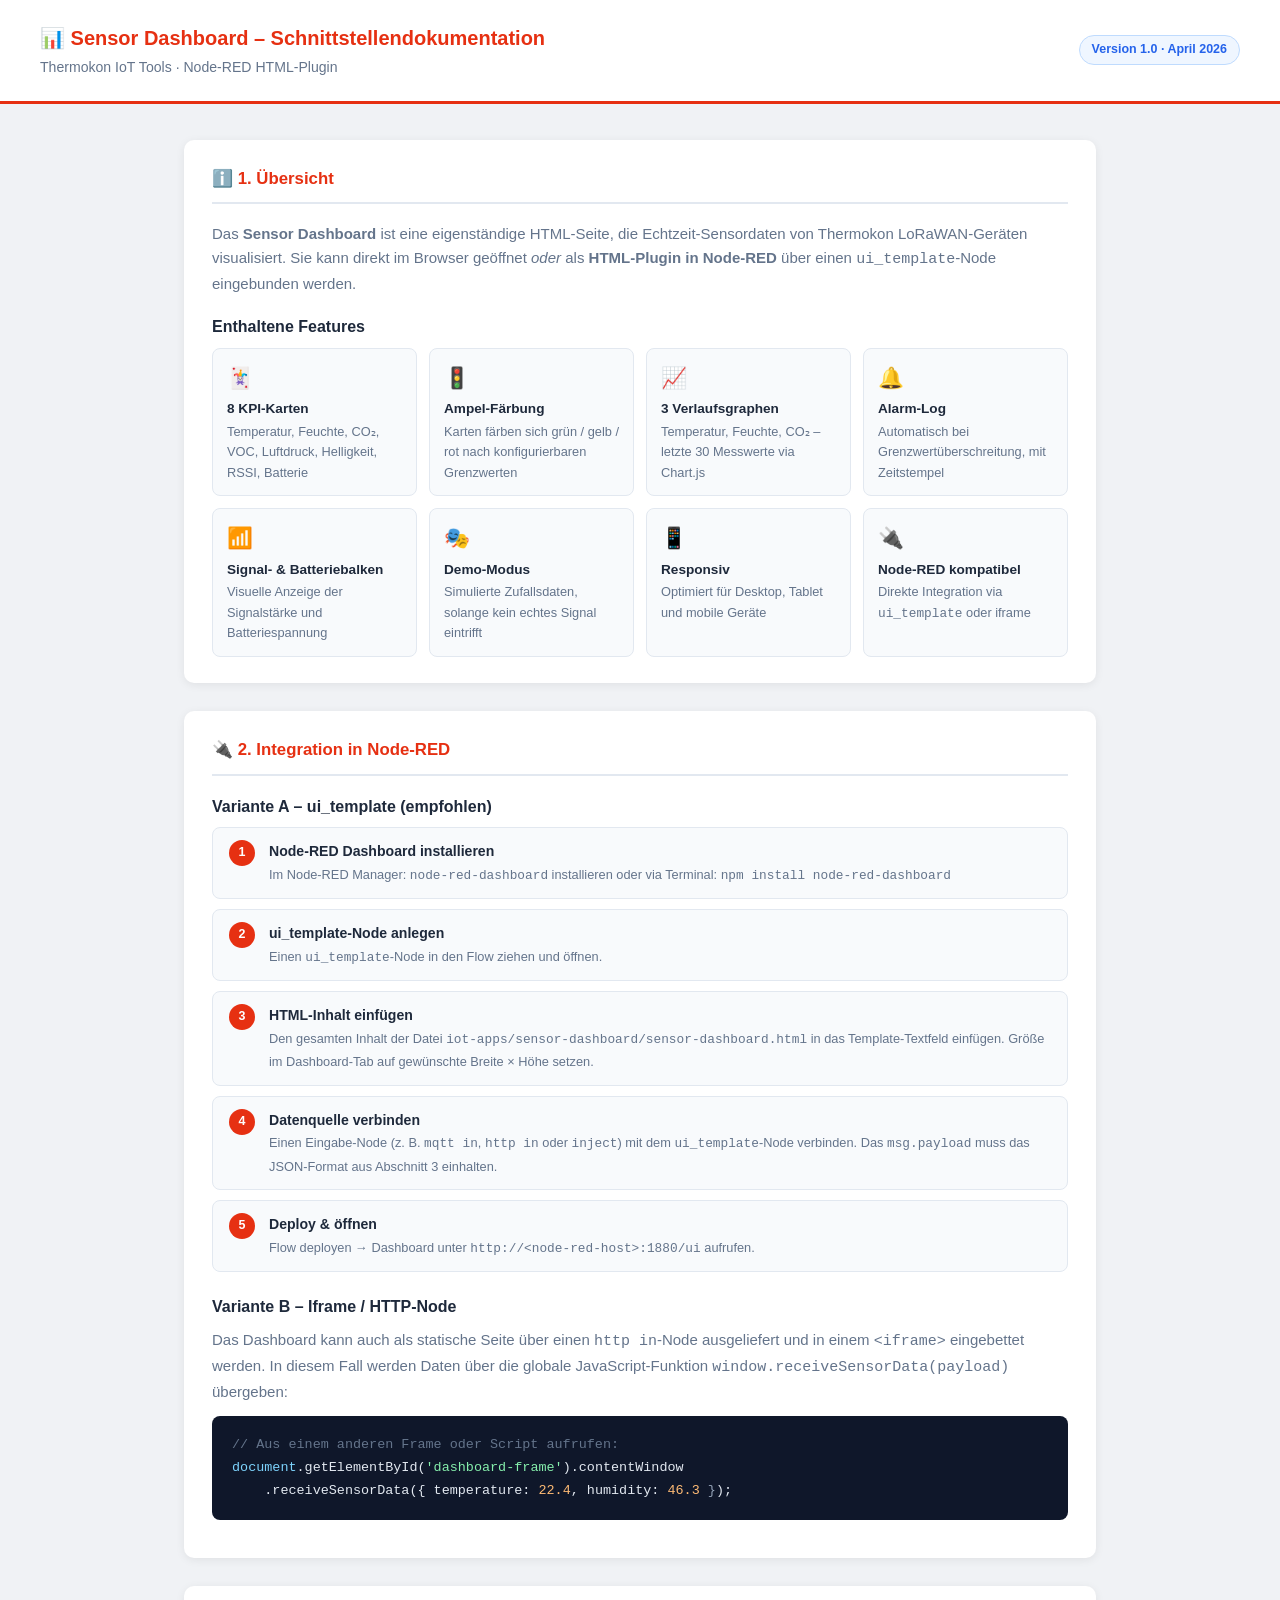
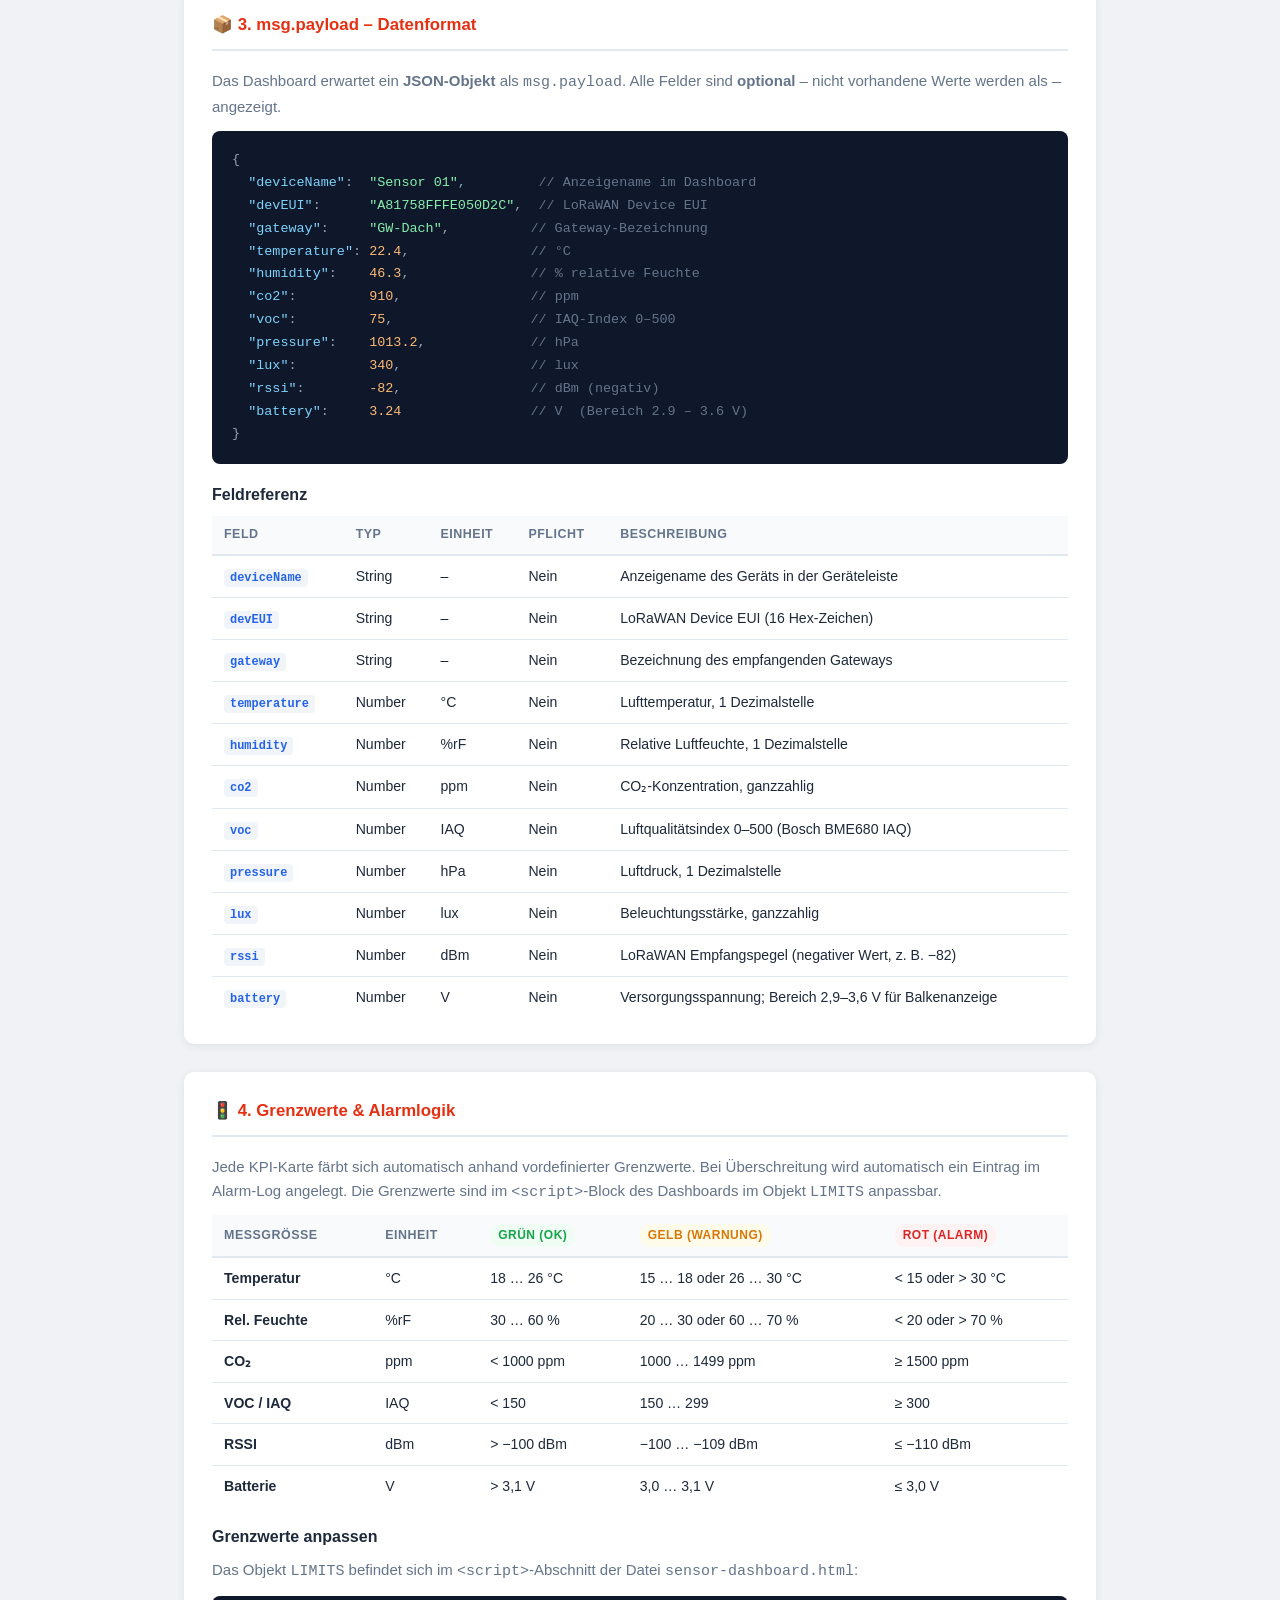
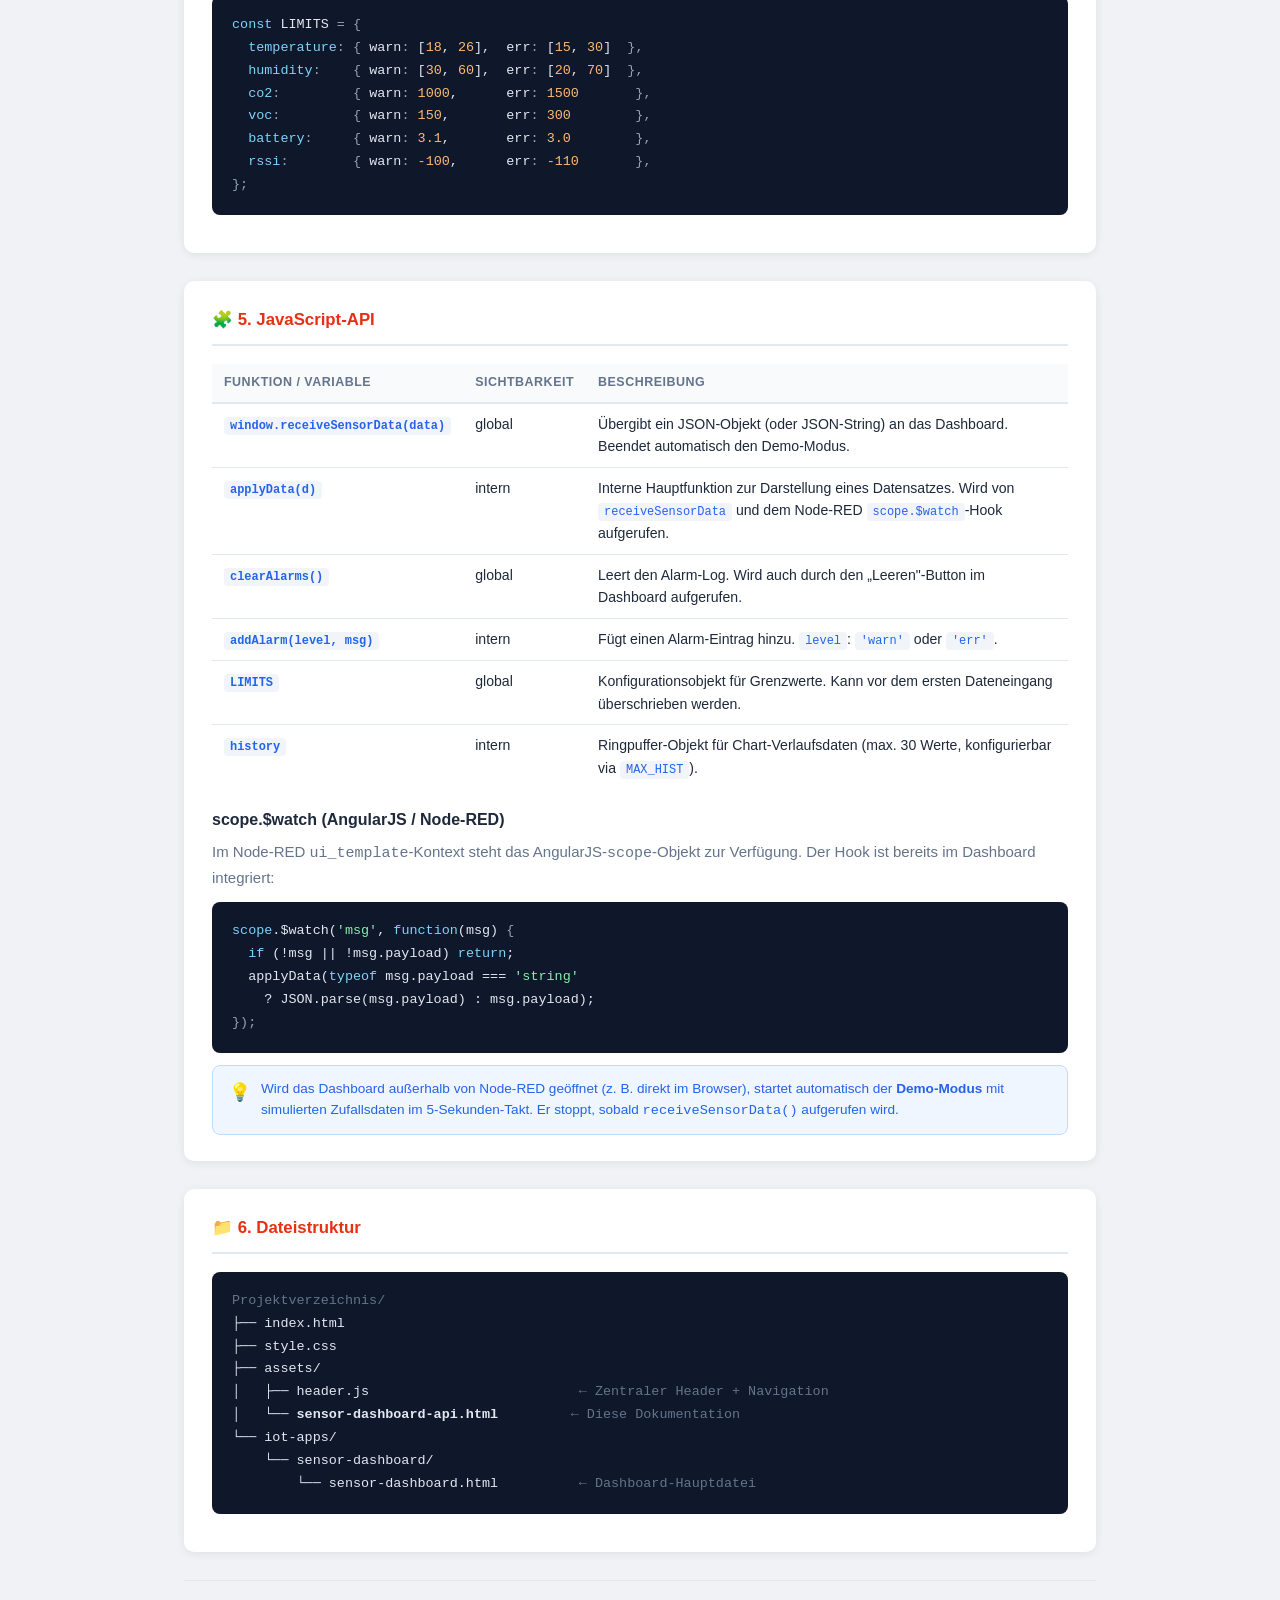
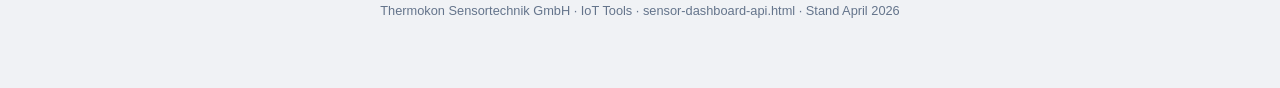
<file: assets/sensor-dashboard-api.html>
<!DOCTYPE html>
<html lang="de">
<head>
    <meta charset="UTF-8">
    <meta name="viewport" content="width=device-width, initial-scale=1.0">
    <title>Sensor Dashboard – Schnittstellendokumentation</title>
    <style>
        *, *::before, *::after { box-sizing: border-box; margin: 0; padding: 0; }

        :root {
            --primary:   #e63012;
            --accent:    #2563eb;
            --ok:        #16a34a;
            --warn:      #d97706;
            --err:       #dc2626;
            --text:      #1e293b;
            --muted:     #64748b;
            --border:    #e2e8f0;
            --bg:        #f0f2f5;
            --card:      #ffffff;
            --radius:    10px;
        }

        body {
            font-family: 'Segoe UI', Arial, sans-serif;
            background: var(--bg);
            color: var(--text);
            font-size: 15px;
            line-height: 1.6;
        }

        /* ── Header ── */
        .page-header {
            background: var(--card);
            border-bottom: 3px solid var(--primary);
            padding: 22px 40px;
            display: flex;
            align-items: center;
            gap: 18px;
        }
        .page-header .brand { font-size: 1.25rem; font-weight: 700; color: var(--primary); }
        .page-header .sub   { font-size: .88rem; color: var(--muted); margin-top: 2px; }
        .page-header .badge {
            margin-left: auto;
            background: #eff6ff;
            color: var(--accent);
            font-size: .78rem;
            font-weight: 600;
            padding: 4px 12px;
            border-radius: 20px;
            border: 1px solid #bfdbfe;
        }

        /* ── Layout ── */
        .content {
            max-width: 960px;
            margin: 36px auto;
            padding: 0 24px 60px;
            display: flex;
            flex-direction: column;
            gap: 28px;
        }

        /* ── Sektionen ── */
        .section {
            background: var(--card);
            border-radius: var(--radius);
            padding: 26px 28px;
            box-shadow: 0 2px 10px rgba(0,0,0,.07);
        }
        .section-title {
            font-size: 1.05rem;
            font-weight: 700;
            color: var(--primary);
            border-bottom: 2px solid var(--border);
            padding-bottom: 10px;
            margin-bottom: 18px;
            display: flex;
            align-items: center;
            gap: 8px;
        }

        h2 { font-size: 1rem; font-weight: 700; margin: 18px 0 8px; color: var(--text); }
        h2:first-child { margin-top: 0; }
        p { color: var(--muted); margin-bottom: 10px; }
        p:last-child { margin-bottom: 0; }

        /* ── Tabelle ── */
        table {
            width: 100%;
            border-collapse: collapse;
            font-size: .88rem;
        }
        thead th {
            background: #f8fafc;
            text-align: left;
            padding: 9px 12px;
            font-size: .78rem;
            font-weight: 700;
            text-transform: uppercase;
            letter-spacing: .5px;
            color: var(--muted);
            border-bottom: 2px solid var(--border);
        }
        tbody tr { border-bottom: 1px solid var(--border); }
        tbody tr:last-child { border-bottom: none; }
        tbody tr:hover { background: #f8fafc; }
        td { padding: 9px 12px; vertical-align: top; }
        td:first-child { font-weight: 600; color: var(--text); white-space: nowrap; }
        td code {
            font-family: 'Consolas', 'Cascadia Code', monospace;
            background: #f1f5f9;
            padding: 2px 6px;
            border-radius: 4px;
            font-size: .85em;
            color: var(--accent);
        }

        /* ── Feature-Tags ── */
        .feat-grid {
            display: grid;
            grid-template-columns: repeat(auto-fill, minmax(200px, 1fr));
            gap: 12px;
            margin-top: 4px;
        }
        .feat-item {
            background: #f8fafc;
            border: 1px solid var(--border);
            border-radius: 8px;
            padding: 12px 14px;
            font-size: .85rem;
        }
        .feat-item .fi-icon { font-size: 1.3rem; margin-bottom: 4px; display: block; }
        .feat-item .fi-title { font-weight: 700; color: var(--text); }
        .feat-item .fi-desc  { color: var(--muted); font-size: .8rem; margin-top: 2px; }

        /* ── Code-Block ── */
        pre {
            background: #0f172a;
            color: #e2e8f0;
            border-radius: 8px;
            padding: 18px 20px;
            overflow-x: auto;
            font-family: 'Consolas', 'Cascadia Code', monospace;
            font-size: .84rem;
            line-height: 1.7;
            margin: 12px 0;
        }
        pre .cm  { color: #64748b; }          /* Kommentar */
        pre .kw  { color: #7dd3fc; }          /* Keyword / Schlüssel */
        pre .str { color: #86efac; }          /* String */
        pre .num { color: #fdba74; }          /* Zahl */
        pre .pun { color: #94a3b8; }          /* Satzzeichen */

        /* ── Schritte ── */
        .steps { counter-reset: step; display: flex; flex-direction: column; gap: 10px; margin-top: 6px; }
        .step {
            display: flex; gap: 14px; align-items: flex-start;
            background: #f8fafc; border-radius: 8px; padding: 12px 16px;
            border: 1px solid var(--border);
        }
        .step::before {
            counter-increment: step;
            content: counter(step);
            min-width: 26px; height: 26px;
            border-radius: 50%;
            background: var(--primary);
            color: white;
            display: flex; align-items: center; justify-content: center;
            font-size: .78rem; font-weight: 700;
            flex-shrink: 0;
        }
        .step-body { font-size: .88rem; color: var(--text); }
        .step-body strong { color: var(--text); }
        .step-body .muted { color: var(--muted); font-size: .8rem; }

        /* ── Grenzwert-Ampel ── */
        .chip {
            display: inline-block;
            font-size: .75rem;
            padding: 2px 8px;
            border-radius: 10px;
            font-weight: 600;
        }
        .chip.ok   { background: #f0fdf4; color: var(--ok); }
        .chip.warn { background: #fffbeb; color: var(--warn); }
        .chip.err  { background: #fef2f2; color: var(--err); }

        /* ── Hinweis-Box ── */
        .info-box {
            background: #eff6ff;
            border: 1px solid #bfdbfe;
            border-radius: 8px;
            padding: 12px 16px;
            font-size: .85rem;
            color: var(--accent);
            display: flex;
            gap: 10px;
            align-items: flex-start;
        }
        .info-box .ib-icon { flex-shrink: 0; font-size: 1.1rem; }

        /* ── Footer ── */
        .doc-footer {
            text-align: center;
            color: var(--muted);
            font-size: .8rem;
            padding: 20px 0 0;
            border-top: 1px solid var(--border);
        }

        @media (max-width: 600px) {
            .page-header { padding: 16px 18px; }
            .content { padding: 0 12px 40px; margin-top: 20px; }
            .section { padding: 18px 16px; }
            .feat-grid { grid-template-columns: 1fr 1fr; }
        }
    </style>
</head>
<body>

<!-- ===== HEADER ===== -->
<header class="page-header">
    <div>
        <div class="brand">📊 Sensor Dashboard – Schnittstellendokumentation</div>
        <div class="sub">Thermokon IoT Tools · Node-RED HTML-Plugin</div>
    </div>
    <div class="badge">Version 1.0 · April 2026</div>
</header>

<!-- ===== CONTENT ===== -->
<main class="content">

    <!-- ── 1. Übersicht ── -->
    <section class="section">
        <div class="section-title">ℹ️ 1. Übersicht</div>
        <p>
            Das <strong>Sensor Dashboard</strong> ist eine eigenständige HTML-Seite, die Echtzeit-Sensordaten
            von Thermokon LoRaWAN-Geräten visualisiert. Sie kann direkt im Browser geöffnet
            <em>oder</em> als <strong>HTML-Plugin in Node-RED</strong> über einen
            <code>ui_template</code>-Node eingebunden werden.
        </p>

        <h2>Enthaltene Features</h2>
        <div class="feat-grid">
            <div class="feat-item">
                <span class="fi-icon">🃏</span>
                <div class="fi-title">8 KPI-Karten</div>
                <div class="fi-desc">Temperatur, Feuchte, CO₂, VOC, Luftdruck, Helligkeit, RSSI, Batterie</div>
            </div>
            <div class="feat-item">
                <span class="fi-icon">🚦</span>
                <div class="fi-title">Ampel-Färbung</div>
                <div class="fi-desc">Karten färben sich grün / gelb / rot nach konfigurierbaren Grenzwerten</div>
            </div>
            <div class="feat-item">
                <span class="fi-icon">📈</span>
                <div class="fi-title">3 Verlaufsgraphen</div>
                <div class="fi-desc">Temperatur, Feuchte, CO₂ – letzte 30 Messwerte via Chart.js</div>
            </div>
            <div class="feat-item">
                <span class="fi-icon">🔔</span>
                <div class="fi-title">Alarm-Log</div>
                <div class="fi-desc">Automatisch bei Grenzwertüberschreitung, mit Zeitstempel</div>
            </div>
            <div class="feat-item">
                <span class="fi-icon">📶</span>
                <div class="fi-title">Signal- & Batteriebalken</div>
                <div class="fi-desc">Visuelle Anzeige der Signalstärke und Batteriespannung</div>
            </div>
            <div class="feat-item">
                <span class="fi-icon">🎭</span>
                <div class="fi-title">Demo-Modus</div>
                <div class="fi-desc">Simulierte Zufallsdaten, solange kein echtes Signal eintrifft</div>
            </div>
            <div class="feat-item">
                <span class="fi-icon">📱</span>
                <div class="fi-title">Responsiv</div>
                <div class="fi-desc">Optimiert für Desktop, Tablet und mobile Geräte</div>
            </div>
            <div class="feat-item">
                <span class="fi-icon">🔌</span>
                <div class="fi-title">Node-RED kompatibel</div>
                <div class="fi-desc">Direkte Integration via <code>ui_template</code> oder iframe</div>
            </div>
        </div>
    </section>

    <!-- ── 2. Node-RED Integration ── -->
    <section class="section">
        <div class="section-title">🔌 2. Integration in Node-RED</div>

        <h2>Variante A – ui_template (empfohlen)</h2>
        <div class="steps">
            <div class="step">
                <div class="step-body">
                    <strong>Node-RED Dashboard installieren</strong><br>
                    <span class="muted">Im Node-RED Manager: <code>node-red-dashboard</code> installieren
                    oder via Terminal: <code>npm install node-red-dashboard</code></span>
                </div>
            </div>
            <div class="step">
                <div class="step-body">
                    <strong>ui_template-Node anlegen</strong><br>
                    <span class="muted">Einen <code>ui_template</code>-Node in den Flow ziehen und öffnen.</span>
                </div>
            </div>
            <div class="step">
                <div class="step-body">
                    <strong>HTML-Inhalt einfügen</strong><br>
                    <span class="muted">Den gesamten Inhalt der Datei
                    <code>iot-apps/sensor-dashboard/sensor-dashboard.html</code> in das Template-Textfeld
                    einfügen. Größe im Dashboard-Tab auf gewünschte Breite × Höhe setzen.</span>
                </div>
            </div>
            <div class="step">
                <div class="step-body">
                    <strong>Datenquelle verbinden</strong><br>
                    <span class="muted">Einen Eingabe-Node (z. B. <code>mqtt in</code>, <code>http in</code>
                    oder <code>inject</code>) mit dem <code>ui_template</code>-Node verbinden.
                    Das <code>msg.payload</code> muss das JSON-Format aus Abschnitt 3 einhalten.</span>
                </div>
            </div>
            <div class="step">
                <div class="step-body">
                    <strong>Deploy & öffnen</strong><br>
                    <span class="muted">Flow deployen → Dashboard unter
                    <code>http://&lt;node-red-host&gt;:1880/ui</code> aufrufen.</span>
                </div>
            </div>
        </div>

        <h2 style="margin-top:22px">Variante B – Iframe / HTTP-Node</h2>
        <p>
            Das Dashboard kann auch als statische Seite über einen <code>http in</code>-Node
            ausgeliefert und in einem <code>&lt;iframe&gt;</code> eingebettet werden.
            In diesem Fall werden Daten über die globale JavaScript-Funktion
            <code>window.receiveSensorData(payload)</code> übergeben:
        </p>
        <pre><span class="cm">// Aus einem anderen Frame oder Script aufrufen:</span>
<span class="kw">document</span>.getElementById(<span class="str">'dashboard-frame'</span>).contentWindow
    .receiveSensorData({ temperature: <span class="num">22.4</span>, humidity: <span class="num">46.3</span> <span class="pun">}</span>);</pre>
    </section>

    <!-- ── 3. Payload-Format ── -->
    <section class="section">
        <div class="section-title">📦 3. msg.payload – Datenformat</div>

        <p>Das Dashboard erwartet ein <strong>JSON-Objekt</strong> als <code>msg.payload</code>.
        Alle Felder sind <strong>optional</strong> – nicht vorhandene Werte werden als <code>—</code> angezeigt.</p>

        <pre><span class="pun">{</span>
  <span class="kw">"deviceName"</span><span class="pun">:</span>  <span class="str">"Sensor 01"</span><span class="pun">,</span>         <span class="cm">// Anzeigename im Dashboard</span>
  <span class="kw">"devEUI"</span><span class="pun">:</span>      <span class="str">"A81758FFFE050D2C"</span><span class="pun">,</span>  <span class="cm">// LoRaWAN Device EUI</span>
  <span class="kw">"gateway"</span><span class="pun">:</span>     <span class="str">"GW-Dach"</span><span class="pun">,</span>          <span class="cm">// Gateway-Bezeichnung</span>
  <span class="kw">"temperature"</span><span class="pun">:</span> <span class="num">22.4</span><span class="pun">,</span>               <span class="cm">// °C</span>
  <span class="kw">"humidity"</span><span class="pun">:</span>    <span class="num">46.3</span><span class="pun">,</span>               <span class="cm">// % relative Feuchte</span>
  <span class="kw">"co2"</span><span class="pun">:</span>         <span class="num">910</span><span class="pun">,</span>                <span class="cm">// ppm</span>
  <span class="kw">"voc"</span><span class="pun">:</span>         <span class="num">75</span><span class="pun">,</span>                 <span class="cm">// IAQ-Index 0–500</span>
  <span class="kw">"pressure"</span><span class="pun">:</span>    <span class="num">1013.2</span><span class="pun">,</span>             <span class="cm">// hPa</span>
  <span class="kw">"lux"</span><span class="pun">:</span>         <span class="num">340</span><span class="pun">,</span>                <span class="cm">// lux</span>
  <span class="kw">"rssi"</span><span class="pun">:</span>        <span class="num">-82</span><span class="pun">,</span>                <span class="cm">// dBm (negativ)</span>
  <span class="kw">"battery"</span><span class="pun">:</span>     <span class="num">3.24</span>                <span class="cm">// V  (Bereich 2.9 – 3.6 V)</span>
<span class="pun">}</span></pre>

        <h2>Feldreferenz</h2>
        <table>
            <thead>
                <tr>
                    <th>Feld</th>
                    <th>Typ</th>
                    <th>Einheit</th>
                    <th>Pflicht</th>
                    <th>Beschreibung</th>
                </tr>
            </thead>
            <tbody>
                <tr>
                    <td><code>deviceName</code></td>
                    <td>String</td>
                    <td>–</td>
                    <td>Nein</td>
                    <td>Anzeigename des Geräts in der Geräteleiste</td>
                </tr>
                <tr>
                    <td><code>devEUI</code></td>
                    <td>String</td>
                    <td>–</td>
                    <td>Nein</td>
                    <td>LoRaWAN Device EUI (16 Hex-Zeichen)</td>
                </tr>
                <tr>
                    <td><code>gateway</code></td>
                    <td>String</td>
                    <td>–</td>
                    <td>Nein</td>
                    <td>Bezeichnung des empfangenden Gateways</td>
                </tr>
                <tr>
                    <td><code>temperature</code></td>
                    <td>Number</td>
                    <td>°C</td>
                    <td>Nein</td>
                    <td>Lufttemperatur, 1 Dezimalstelle</td>
                </tr>
                <tr>
                    <td><code>humidity</code></td>
                    <td>Number</td>
                    <td>%rF</td>
                    <td>Nein</td>
                    <td>Relative Luftfeuchte, 1 Dezimalstelle</td>
                </tr>
                <tr>
                    <td><code>co2</code></td>
                    <td>Number</td>
                    <td>ppm</td>
                    <td>Nein</td>
                    <td>CO₂-Konzentration, ganzzahlig</td>
                </tr>
                <tr>
                    <td><code>voc</code></td>
                    <td>Number</td>
                    <td>IAQ</td>
                    <td>Nein</td>
                    <td>Luftqualitätsindex 0–500 (Bosch BME680 IAQ)</td>
                </tr>
                <tr>
                    <td><code>pressure</code></td>
                    <td>Number</td>
                    <td>hPa</td>
                    <td>Nein</td>
                    <td>Luftdruck, 1 Dezimalstelle</td>
                </tr>
                <tr>
                    <td><code>lux</code></td>
                    <td>Number</td>
                    <td>lux</td>
                    <td>Nein</td>
                    <td>Beleuchtungsstärke, ganzzahlig</td>
                </tr>
                <tr>
                    <td><code>rssi</code></td>
                    <td>Number</td>
                    <td>dBm</td>
                    <td>Nein</td>
                    <td>LoRaWAN Empfangspegel (negativer Wert, z. B. −82)</td>
                </tr>
                <tr>
                    <td><code>battery</code></td>
                    <td>Number</td>
                    <td>V</td>
                    <td>Nein</td>
                    <td>Versorgungsspannung; Bereich 2,9–3,6 V für Balkenanzeige</td>
                </tr>
            </tbody>
        </table>
    </section>

    <!-- ── 4. Grenzwerte & Alarmlogik ── -->
    <section class="section">
        <div class="section-title">🚦 4. Grenzwerte & Alarmlogik</div>

        <p>
            Jede KPI-Karte färbt sich automatisch anhand vordefinierter Grenzwerte.
            Bei Überschreitung wird automatisch ein Eintrag im Alarm-Log angelegt.
            Die Grenzwerte sind im <code>&lt;script&gt;</code>-Block des Dashboards
            im Objekt <code>LIMITS</code> anpassbar.
        </p>

        <table>
            <thead>
                <tr>
                    <th>Messgröße</th>
                    <th>Einheit</th>
                    <th><span class="chip ok">Grün (OK)</span></th>
                    <th><span class="chip warn">Gelb (Warnung)</span></th>
                    <th><span class="chip err">Rot (Alarm)</span></th>
                </tr>
            </thead>
            <tbody>
                <tr>
                    <td>Temperatur</td>
                    <td>°C</td>
                    <td>18 … 26 °C</td>
                    <td>15 … 18 oder 26 … 30 °C</td>
                    <td>&lt; 15 oder &gt; 30 °C</td>
                </tr>
                <tr>
                    <td>Rel. Feuchte</td>
                    <td>%rF</td>
                    <td>30 … 60 %</td>
                    <td>20 … 30 oder 60 … 70 %</td>
                    <td>&lt; 20 oder &gt; 70 %</td>
                </tr>
                <tr>
                    <td>CO₂</td>
                    <td>ppm</td>
                    <td>&lt; 1000 ppm</td>
                    <td>1000 … 1499 ppm</td>
                    <td>≥ 1500 ppm</td>
                </tr>
                <tr>
                    <td>VOC / IAQ</td>
                    <td>IAQ</td>
                    <td>&lt; 150</td>
                    <td>150 … 299</td>
                    <td>≥ 300</td>
                </tr>
                <tr>
                    <td>RSSI</td>
                    <td>dBm</td>
                    <td>&gt; −100 dBm</td>
                    <td>−100 … −109 dBm</td>
                    <td>≤ −110 dBm</td>
                </tr>
                <tr>
                    <td>Batterie</td>
                    <td>V</td>
                    <td>&gt; 3,1 V</td>
                    <td>3,0 … 3,1 V</td>
                    <td>≤ 3,0 V</td>
                </tr>
            </tbody>
        </table>

        <h2 style="margin-top:18px">Grenzwerte anpassen</h2>
        <p>Das Objekt <code>LIMITS</code> befindet sich im <code>&lt;script&gt;</code>-Abschnitt
        der Datei <code>sensor-dashboard.html</code>:</p>
        <pre><span class="kw">const</span> LIMITS <span class="pun">=</span> <span class="pun">{</span>
  <span class="kw">temperature</span><span class="pun">:</span> <span class="pun">{</span> warn<span class="pun">:</span> [<span class="num">18</span>, <span class="num">26</span>],  err<span class="pun">:</span> [<span class="num">15</span>, <span class="num">30</span>]  <span class="pun">},</span>
  <span class="kw">humidity</span><span class="pun">:</span>    <span class="pun">{</span> warn<span class="pun">:</span> [<span class="num">30</span>, <span class="num">60</span>],  err<span class="pun">:</span> [<span class="num">20</span>, <span class="num">70</span>]  <span class="pun">},</span>
  <span class="kw">co2</span><span class="pun">:</span>         <span class="pun">{</span> warn<span class="pun">:</span> <span class="num">1000</span>,      err<span class="pun">:</span> <span class="num">1500</span>       <span class="pun">},</span>
  <span class="kw">voc</span><span class="pun">:</span>         <span class="pun">{</span> warn<span class="pun">:</span> <span class="num">150</span>,       err<span class="pun">:</span> <span class="num">300</span>        <span class="pun">},</span>
  <span class="kw">battery</span><span class="pun">:</span>     <span class="pun">{</span> warn<span class="pun">:</span> <span class="num">3.1</span>,       err<span class="pun">:</span> <span class="num">3.0</span>        <span class="pun">},</span>
  <span class="kw">rssi</span><span class="pun">:</span>        <span class="pun">{</span> warn<span class="pun">:</span> <span class="num">-100</span>,      err<span class="pun">:</span> <span class="num">-110</span>       <span class="pun">},</span>
<span class="pun">};</span></pre>
    </section>

    <!-- ── 5. JavaScript API ── -->
    <section class="section">
        <div class="section-title">🧩 5. JavaScript-API</div>

        <table>
            <thead>
                <tr>
                    <th>Funktion / Variable</th>
                    <th>Sichtbarkeit</th>
                    <th>Beschreibung</th>
                </tr>
            </thead>
            <tbody>
                <tr>
                    <td><code>window.receiveSensorData(data)</code></td>
                    <td>global</td>
                    <td>Übergibt ein JSON-Objekt (oder JSON-String) an das Dashboard. Beendet automatisch den Demo-Modus.</td>
                </tr>
                <tr>
                    <td><code>applyData(d)</code></td>
                    <td>intern</td>
                    <td>Interne Hauptfunktion zur Darstellung eines Datensatzes. Wird von <code>receiveSensorData</code> und dem Node-RED <code>scope.$watch</code>-Hook aufgerufen.</td>
                </tr>
                <tr>
                    <td><code>clearAlarms()</code></td>
                    <td>global</td>
                    <td>Leert den Alarm-Log. Wird auch durch den „Leeren"-Button im Dashboard aufgerufen.</td>
                </tr>
                <tr>
                    <td><code>addAlarm(level, msg)</code></td>
                    <td>intern</td>
                    <td>Fügt einen Alarm-Eintrag hinzu. <code>level</code>: <code>'warn'</code> oder <code>'err'</code>.</td>
                </tr>
                <tr>
                    <td><code>LIMITS</code></td>
                    <td>global</td>
                    <td>Konfigurationsobjekt für Grenzwerte. Kann vor dem ersten Dateneingang überschrieben werden.</td>
                </tr>
                <tr>
                    <td><code>history</code></td>
                    <td>intern</td>
                    <td>Ringpuffer-Objekt für Chart-Verlaufsdaten (max. 30 Werte, konfigurierbar via <code>MAX_HIST</code>).</td>
                </tr>
            </tbody>
        </table>

        <h2 style="margin-top:18px">scope.$watch (AngularJS / Node-RED)</h2>
        <p>Im Node-RED <code>ui_template</code>-Kontext steht das AngularJS-<code>scope</code>-Objekt
        zur Verfügung. Der Hook ist bereits im Dashboard integriert:</p>
        <pre><span class="kw">scope</span>.$watch(<span class="str">'msg'</span>, <span class="kw">function</span>(msg) <span class="pun">{</span>
  <span class="kw">if</span> (!msg || !msg.payload) <span class="kw">return</span>;
  applyData(<span class="kw">typeof</span> msg.payload === <span class="str">'string'</span>
    ? JSON.parse(msg.payload) : msg.payload);
<span class="pun">});</span></pre>

        <div class="info-box">
            <span class="ib-icon">💡</span>
            <div>
                Wird das Dashboard außerhalb von Node-RED geöffnet (z. B. direkt im Browser),
                startet automatisch der <strong>Demo-Modus</strong> mit simulierten Zufallsdaten
                im 5-Sekunden-Takt. Er stoppt, sobald <code>receiveSensorData()</code> aufgerufen wird.
            </div>
        </div>
    </section>

    <!-- ── 6. Dateistruktur ── -->
    <section class="section">
        <div class="section-title">📁 6. Dateistruktur</div>
        <pre><span class="cm">Projektverzeichnis/</span>
├── index.html
├── style.css
├── assets/
│   ├── header.js                          <span class="cm">← Zentraler Header + Navigation</span>
│   └── <strong>sensor-dashboard-api.html</strong>         <span class="cm">← Diese Dokumentation</span>
└── iot-apps/
    └── sensor-dashboard/
        └── sensor-dashboard.html          <span class="cm">← Dashboard-Hauptdatei</span></pre>
    </section>

    <div class="doc-footer">
        Thermokon Sensortechnik GmbH · IoT Tools · sensor-dashboard-api.html · Stand April 2026
    </div>

</main>
</body>
</html>
</file>
